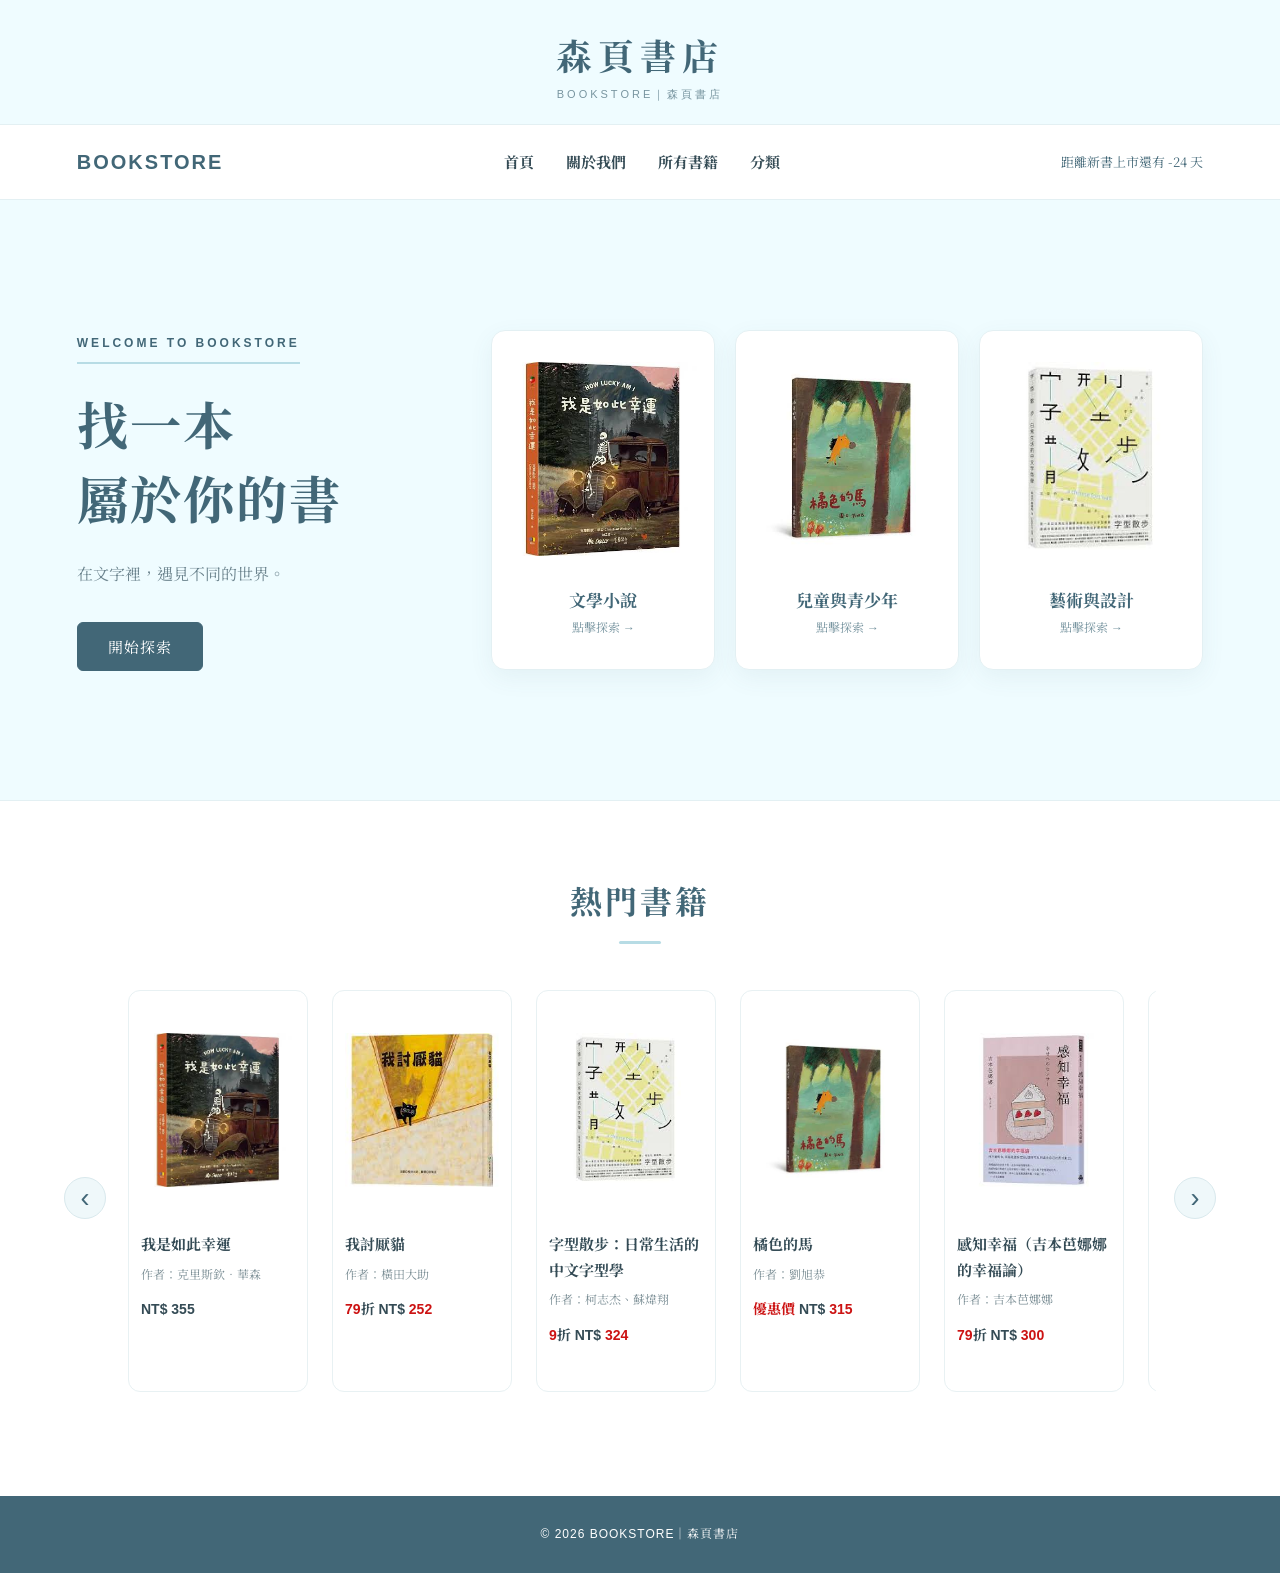
<file: index.html>
<!DOCTYPE html>
<html lang="zh-TW">
<head>
    <meta charset="UTF-8">
    <meta name="viewport" content="width=device-width, initial-scale=1.0">
    <link rel="stylesheet" href="index.css">
    <link rel="preconnect" href="https://fonts.googleapis.com">
<link rel="preconnect" href="https://fonts.gstatic.com" crossorigin>

<link href="https://fonts.googleapis.com/css2?family=Noto+Serif+TC:wght@400;700&display=swap" rel="stylesheet">
    <title>BOOKSTORE｜森頁書店</title>
</head>
<body>
    <h1>森頁書店</h1>
    <p>BOOKSTORE｜森頁書店</p>
    <!-- 導覽列 -->
    <nav>

        <div class="logo">
            BOOKSTORE
        </div>

        <div class="menu">

            <a href="index.html" style="text-align: center;">首頁</a>
            <a href="about-us.html" style="text-align: center;">關於我們</a>
            <a href="all-books.html" style="text-align: center;">所有書籍</a>
            <a href="categories.html" style="text-align: center;">分類</a>
           

        </div>
        <h3 id="countdown"></h3>
            <script>
        const targetDate = new Date("2026-11-10");
        const today = new Date();

        const difference = targetDate - today;

        const days = Math.ceil(
            difference / (1000 * 60 * 60 * 24)
        );

        document.getElementById("countdown").textContent =
            "距離新書上市還有 " + days + " 天";
            </script>
    </nav>

    <!-- 主視覺 -->
    <section class="hero">

        <div class="hero-text">

            <p>WELCOME TO BOOKSTORE</p>

            <h1>
                找一本<br>
                屬於你的書
            </h1>
            
            <p>
                在文字裡，遇見不同的世界。
            </p>

            <button onclick="location.href='all-books.html'">
            開始探索
            </button>

        </div>

         <!-- 右側：互動圖卡 -->
    <div class="hero-cards">

        <div class="flip-card" tabindex="0"
             role="button" aria-label="文學小說，點擊翻面">
            <div class="flip-card-inner">

                <div class="flip-card-front">
                    <img src="book cover/我是如此幸運.jpg"
                         alt="我是如此幸運的書封">
                    <h3>文學小說</h3>
                    <p>點擊探索 →</p>
                </div>

                <div class="flip-card-back">
                    <h3>走進故事的世界</h3>
                    <p>在文字之中，遇見不同的人生與風景。</p>
                </div>

            </div>
        </div>

        <div class="flip-card" tabindex="0"
             role="button" aria-label="文學小說，點擊翻面">
            <div class="flip-card-inner">

                <div class="flip-card-front">
                    <img src="book cover/橘色的馬.jpg"
                         alt="橘色的馬的書封">
                    <h3>兒童與青少年</h3>
                    <p>點擊探索 →</p>
                </div>

                <div class="flip-card-back">
                    <h3>探索成長的每一步</h3>
                    <p>在閱讀之中，開啟想像，發現世界的無限可能。</p>
                </div>

            </div>
        </div>
        <div class="flip-card" tabindex="0"
             role="button" aria-label="文學小說，點擊翻面">
            <div class="flip-card-inner">

                <div class="flip-card-front">
                    <img src="book cover/字型散步.jpg"
                         alt="字型散步的書封">
                    <h3>藝術與設計</h3>
                    <p>點擊探索 →</p>
                </div>

                <div class="flip-card-back">
                    <h3>感受藝術的無限可能</h3>
                    <p>在創意與美感之中，探索生活的不同樣貌。</p>
                </div>

            </div>
        </div>

    </div>

    </section>

    
<!-- 熱門書籍 -->
<section class="books">

    <h2>熱門書籍</h2>

    <div class="book-carousel">

        <button class="arrow" id="prev">‹</button>

        <div class="book-list" id="bookList">

            <div class="book">
                <div class="book-cover">
                    <img src="book cover/我是如此幸運.jpg" alt="我是如此幸運">
                </div>
                <h3>我是如此幸運</h3>
                <p>作者：克里斯欽．華森</p>
                <strong>NT$ 355</strong>
            </div>

            <div class="book">
                <div class="book-cover">
                    <img src="book cover/我討厭貓.jpg" alt="我討厭貓">
                </div>
                <h3>我討厭貓</h3>
                <p>作者：橫田大助</p>
                <strong><span class="red">79</span>折 NT$ <span class="red">252</span></strong>
            </div>

            <div class="book">
                <div class="book-cover">
                    <img src="book cover/字型散步.jpg" alt="字型散步">
                </div>
                <h3>字型散步：日常生活的中文字型學</h3>
                <p>作者：柯志杰、蘇煒翔</p>
                <strong><span class="red">9</span>折 NT$ <span class="red">324</span></strong>
            </div>

            <div class="book">
                <div class="book-cover">
                    <img src="book cover/橘色的馬.jpg" alt="橘色的馬">
                </div>
                <h3>橘色的馬</h3>
                <p>作者：劉旭恭</p>
                <strong><span class="red">優惠價</span> NT$ <span class="red">315</span></strong>
            </div>

            <div class="book">
                <div class="book-cover">
                    <img src="book cover/感知幸福.jpg" alt="感知幸福">
                </div>
                <h3>感知幸福（吉本芭娜娜的幸福論）</h3>
                <p>作者：吉本芭娜娜</p>
                <strong><span class="red">79</span>折 NT$ <span class="red">300</span></strong>
            </div>

            <div class="book">
                <div class="book-cover">
                    <img src="book cover/化學課.jpg" alt="化學課">
                </div>
                <h3>化學課</h3>
                <p>作者： 邦妮．嘉姆斯</p>
                <strong><span class="red">7</span>折 NT$ <span class="red">343</span></strong>
            </div>

            <div class="book">
                <div class="book-cover">
                    <img src="book cover/八十個台灣關鍵字.jpg" alt="八十個台灣關鍵字">
                </div>
                <h3>八十個台灣關鍵字：一個法國男生眼中的福爾摩沙</h3>
                <p>作者： 奧雷利安．羅沙尼諾</p>
                <strong><span class="red">79</span>折 NT$ <span class="red">331</span></strong>
            </div>

        </div>

        <button class="arrow" id="next">›</button>

    </div>

</section>
<!-- Footer -->
    <footer>

        <p>© 2026 BOOKSTORE｜森頁書店</p>

    </footer>


    <script src="script.js"></script>

</body>
</html>
</file>
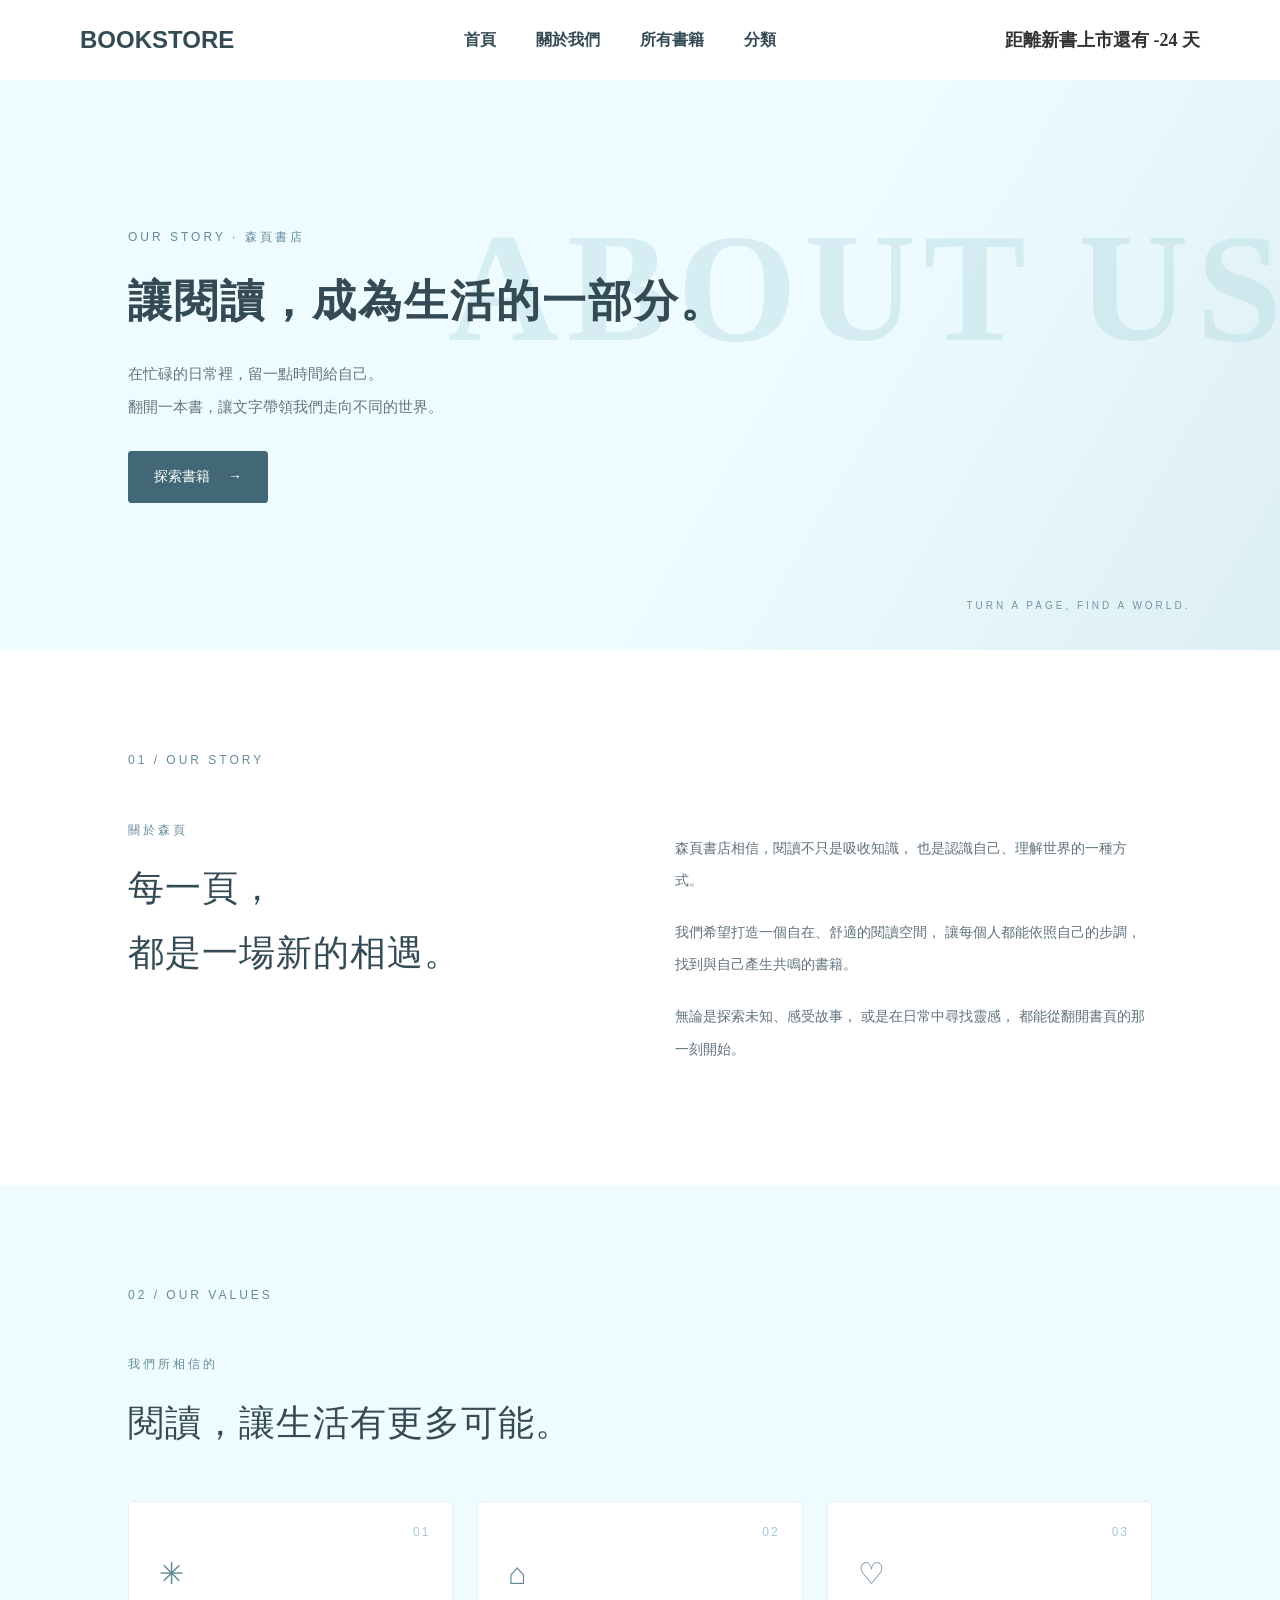
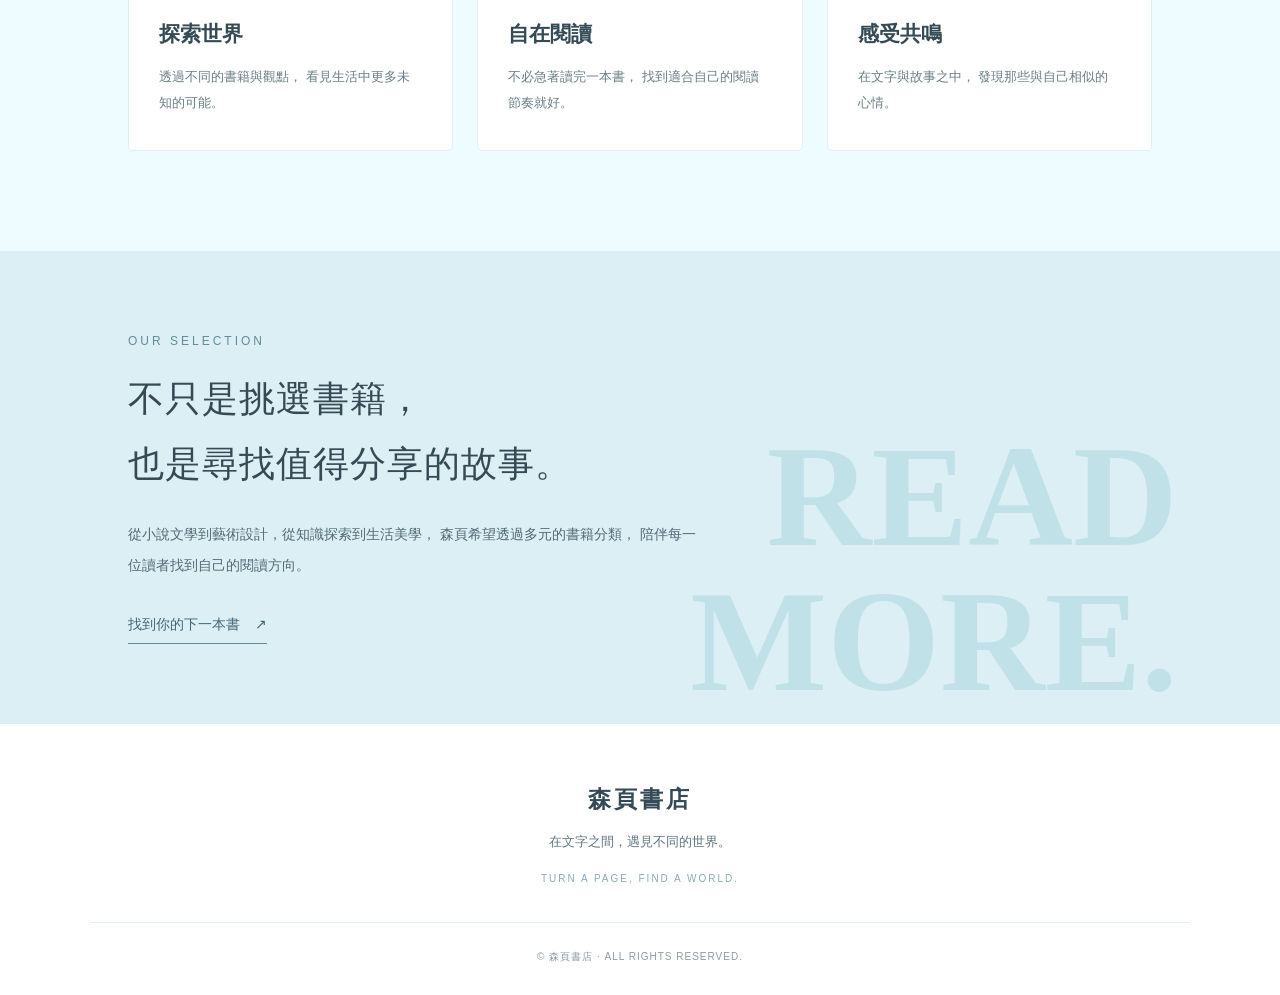
<file: about-us.html>
<!DOCTYPE html>
<html lang="en">
<head>
    <meta charset="UTF-8">
    <meta name="viewport" content="width=device-width, initial-scale=1.0">
    <link rel="stylesheet" href="about-us.css">
    <title>BOOKSTORE｜森頁書店｜關於我們</title>
</head>
<body>
    <!-- 導覽列 -->
    <nav>

        <div class="logo">
            BOOKSTORE
        </div>

        <div class="menu">

            <a href="index.html" style="text-align: center;">首頁</a>
            <a href="about-us.html" style="text-align: center;">關於我們</a>
            <a href="all-books.html" style="text-align: center;">所有書籍</a>
            <a href="categories.html" style="text-align: center;">分類</a>

        </div>
        <h3 id="countdown"></h3>
            <script>
        const targetDate = new Date("2026-11-10");
        const today = new Date();

        const difference = targetDate - today;

        const days = Math.ceil(
            difference / (1000 * 60 * 60 * 24)
        );

        document.getElementById("countdown").textContent =
            "距離新書上市還有 " + days + " 天";
            </script>
    </nav>

     <!-- 主視覺 -->
    <header class="about-hero">
        <div class="hero-decoration">ABOUT US</div>

        <p class="eyebrow">OUR STORY · 森頁書店</p>

        <h1>讓閱讀，成為生活的一部分。</h1>

        <p class="hero-description">
            在忙碌的日常裡，留一點時間給自己。<br>
            翻開一本書，讓文字帶領我們走向不同的世界。
        </p>

        <a href="categories.html" class="main-button">
            探索書籍 <span>→</span>
        </a>

        <div class="hero-bottom">TURN A PAGE, FIND A WORLD.</div>
    </header>

    <!-- 品牌介紹 -->
    <main>
        <section class="story-section">
            <div class="section-label">01 / OUR STORY</div>

            <div class="story-content">
                <div class="story-heading">
                    <p class="small-title">關於森頁</p>
                    <h2>每一頁，<br>都是一場新的相遇。</h2>
                </div>

                <div class="story-text">
                    <p>
                        森頁書店相信，閱讀不只是吸收知識，
                        也是認識自己、理解世界的一種方式。
                    </p>
                    <p>
                        我們希望打造一個自在、舒適的閱讀空間，
                        讓每個人都能依照自己的步調，
                        找到與自己產生共鳴的書籍。
                    </p>
                    <p>
                        無論是探索未知、感受故事，
                        或是在日常中尋找靈感，
                        都能從翻開書頁的那一刻開始。
                    </p>
                </div>
            </div>
        </section>

        <!-- 品牌理念 -->
        <section class="values-section">
            <div class="section-label">02 / OUR VALUES</div>

            <div class="values-heading">
                <p class="small-title">我們所相信的</p>
                <h2>閱讀，讓生活有更多可能。</h2>
            </div>

            <div class="values-grid">
                <article class="value-card">
                    <span class="value-number">01</span>
                    <div class="value-icon">✳</div>
                    <h3>探索世界</h3>
                    <p>
                        透過不同的書籍與觀點，
                        看見生活中更多未知的可能。
                    </p>
                </article>

                <article class="value-card">
                    <span class="value-number">02</span>
                    <div class="value-icon">⌂</div>
                    <h3>自在閱讀</h3>
                    <p>
                        不必急著讀完一本書，
                        找到適合自己的閱讀節奏就好。
                    </p>
                </article>

                <article class="value-card">
                    <span class="value-number">03</span>
                    <div class="value-icon">♡</div>
                    <h3>感受共鳴</h3>
                    <p>
                        在文字與故事之中，
                        發現那些與自己相似的心情。
                    </p>
                </article>
            </div>
        </section>

        <!-- 選書理念 -->
        <section class="selection-section">
            <div class="selection-decoration">READ<br>MORE.</div>

            <div class="selection-content">
                <p class="small-title">OUR SELECTION</p>
                <h2>不只是挑選書籍，<br>也是尋找值得分享的故事。</h2>
                <p>
                    從小說文學到藝術設計，從知識探索到生活美學，
                    森頁希望透過多元的書籍分類，
                    陪伴每一位讀者找到自己的閱讀方向。
                </p>

                <a href="categories.html" class="text-button">
                    找到你的下一本書 <span>↗</span>
                </a>
            </div>
        </section>
    </main>

    <!-- 頁尾 -->
    <footer class="about-footer">
        <a href="index.html" class="footer-brand">森頁書店</a>
        <p>在文字之間，遇見不同的世界。</p>
        <span>TURN A PAGE, FIND A WORLD.</span>
        <div class="footer-line"></div>
        <small>© 森頁書店 · ALL RIGHTS RESERVED.</small>
    </footer>
    
</body>
</html>
</file>
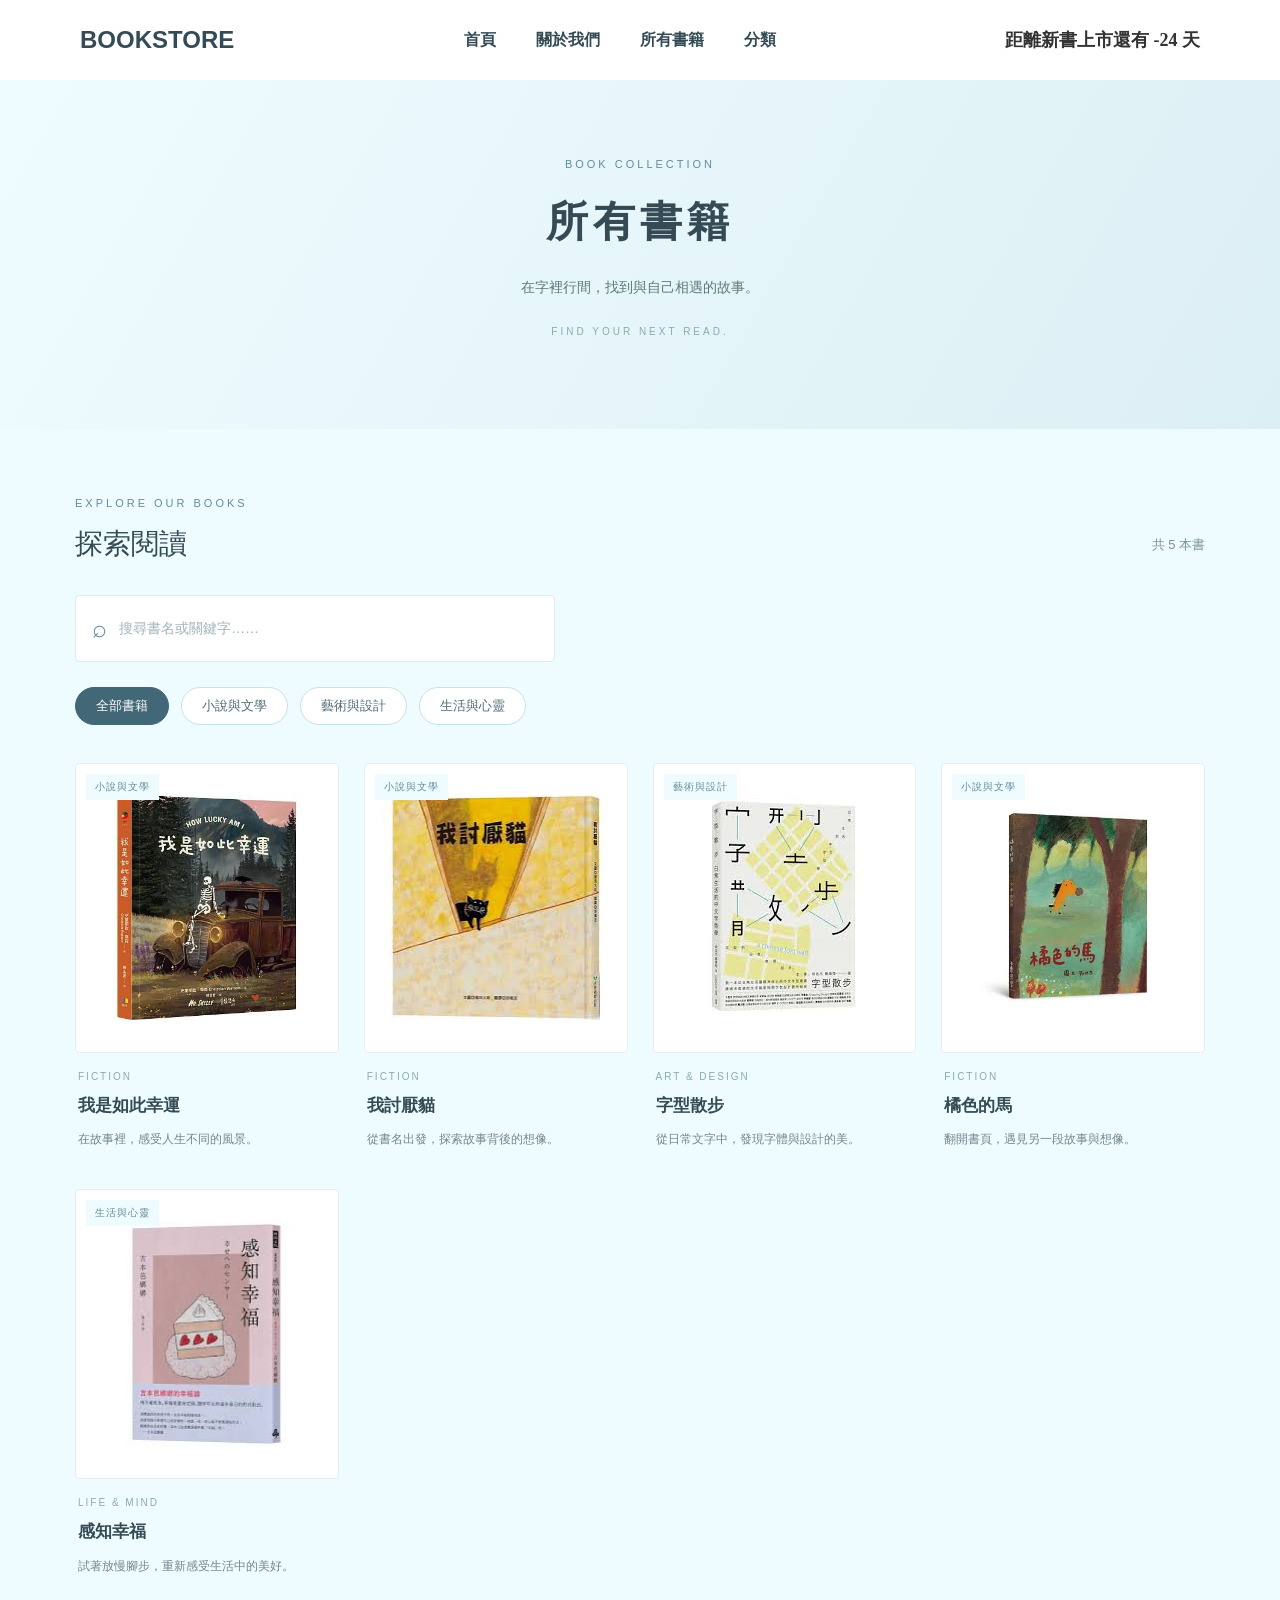
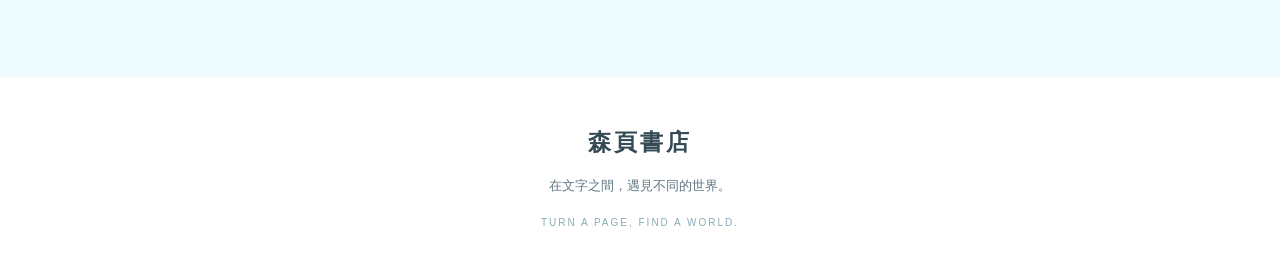
<file: all-books.html>
<!DOCTYPE html>
<html lang="en">
<head>
    <meta charset="UTF-8">
    <meta name="viewport" content="width=device-width, initial-scale=1.0">
    <link rel="stylesheet" href="all-books.css">
    <title>BOOKSTORE｜森頁書店｜所有書籍</title>
</head>
<body>
    <!-- 導覽列 -->
    <nav>

        <div class="logo">
            BOOKSTORE
        </div>

        <div class="menu">

            <a href="index.html" style="text-align: center;">首頁</a>
            <a href="about-us.html" style="text-align: center;">關於我們</a>
            <a href="all-books.html" style="text-align: center;">所有書籍</a>
            <a href="categories.html" style="text-align: center;">分類</a>

        </div>
        <h3 id="countdown"></h3>
            <script>
        const targetDate = new Date("2026-11-10");
        const today = new Date();

        const difference = targetDate - today;

        const days = Math.ceil(
            difference / (1000 * 60 * 60 * 24)
        );

        document.getElementById("countdown").textContent =
            "距離新書上市還有 " + days + " 天";
            </script>
    </nav>

    <!-- 頁面主視覺 -->
    <header class="books-hero">
        <p class="eyebrow">BOOK COLLECTION</p>
        <h1>所有書籍</h1>
        <p>在字裡行間，找到與自己相遇的故事。</p>
        <span class="hero-en">FIND YOUR NEXT READ.</span>
    </header>

    <main class="books-main">

        <!-- 搜尋與分類 -->
        <section class="book-tools">
            <div class="tools-heading">
                <div>
                    <p class="small-title">EXPLORE OUR BOOKS</p>
                    <h2>探索閱讀</h2>
                </div>
                <p id="book-count">共 5 本書</p>
            </div>

            <div class="search-box">
                <span>⌕</span>
                <input type="search" id="book-search"
                    placeholder="搜尋書名或關鍵字……">
            </div>

            <div class="filter-buttons">
                <button class="filter-btn active" data-filter="all">全部書籍</button>
                <button class="filter-btn" data-filter="fiction">小說與文學</button>
                <button class="filter-btn" data-filter="art">藝術與設計</button>
                <button class="filter-btn" data-filter="life">生活與心靈</button>
            </div>
        </section>

        <!-- 書籍列表 -->
        <section class="book-grid" id="book-grid">

            <article class="book-card" data-category="fiction">
                <div class="book-cover">
                    <img src="book cover/我是如此幸運.jpg"
                        alt="我是如此幸運的書封">
                    <span class="book-tag">小說與文學</span>
                </div>
                <div class="book-info">
                    <p class="book-category">FICTION</p>
                    <h3>我是如此幸運</h3>
                    <p class="book-description">在故事裡，感受人生不同的風景。</p>
                </div>
            </article>

            <article class="book-card" data-category="fiction">
                <div class="book-cover">
                    <img src="book cover/我討厭貓.jpg"
                        alt="我討厭貓的書封">
                    <span class="book-tag">小說與文學</span>
                </div>
                <div class="book-info">
                    <p class="book-category">FICTION</p>
                    <h3>我討厭貓</h3>
                    <p class="book-description">從書名出發，探索故事背後的想像。</p>
                </div>
            </article>

            <article class="book-card" data-category="art">
                <div class="book-cover">
                    <img src="book cover/字型散步.jpg"
                        alt="字型散步的書封">
                    <span class="book-tag">藝術與設計</span>
                </div>
                <div class="book-info">
                    <p class="book-category">ART & DESIGN</p>
                    <h3>字型散步</h3>
                    <p class="book-description">從日常文字中，發現字體與設計的美。</p>
                </div>
            </article>

            <article class="book-card" data-category="fiction">
                <div class="book-cover">
                    <img src="book cover/橘色的馬.jpg"
                        alt="橘色的馬的書封">
                    <span class="book-tag">小說與文學</span>
                </div>
                <div class="book-info">
                    <p class="book-category">FICTION</p>
                    <h3>橘色的馬</h3>
                    <p class="book-description">翻開書頁，遇見另一段故事與想像。</p>
                </div>
            </article>

            <article class="book-card" data-category="life">
                <div class="book-cover">
                    <img src="book cover/感知幸福.jpg"
                        alt="感知幸福的書封">
                    <span class="book-tag">生活與心靈</span>
                </div>
                <div class="book-info">
                    <p class="book-category">LIFE & MIND</p>
                    <h3>感知幸福</h3>
                    <p class="book-description">試著放慢腳步，重新感受生活中的美好。</p>
                </div>
            </article>

        </section>

        <p class="no-results" id="no-results" hidden>
            找不到符合條件的書籍，試試其他關鍵字吧。
        </p>

    </main>

    <!-- 頁尾 -->
    <footer class="books-footer">
        <a href="index.html">森頁書店</a>
        <p>在文字之間，遇見不同的世界。</p>
        <span>TURN A PAGE, FIND A WORLD.</span>
    </footer>

    <!-- 書籍搜尋與分類篩選 -->
    <script>
        const searchInput = document.getElementById("book-search");
        const filterButtons = document.querySelectorAll(".filter-btn");
        const bookCards = document.querySelectorAll(".book-card");
        const bookCount = document.getElementById("book-count");
        const noResults = document.getElementById("no-results");

        let currentFilter = "all";

        function filterBooks() {
            const keyword = searchInput.value.trim().toLowerCase();
            let visibleCount = 0;

            bookCards.forEach(function (card) {
                const category = card.dataset.category;
                const text = card.textContent.toLowerCase();

                const matchesCategory =
                    currentFilter === "all" || category === currentFilter;

                const matchesKeyword = text.includes(keyword);
                const isVisible = matchesCategory && matchesKeyword;

                card.hidden = !isVisible;

                if (isVisible) {
                    visibleCount++;
                }
            });

            bookCount.textContent = "共 " + visibleCount + " 本書";
            noResults.hidden = visibleCount !== 0;
        }

        filterButtons.forEach(function (button) {
            button.addEventListener("click", function () {
                currentFilter = button.dataset.filter;

                filterButtons.forEach(function (item) {
                    item.classList.remove("active");
                });

                button.classList.add("active");
                filterBooks();
            });
        });

        searchInput.addEventListener("input", filterBooks);
    </script>
    
</body>
</html>
</file>
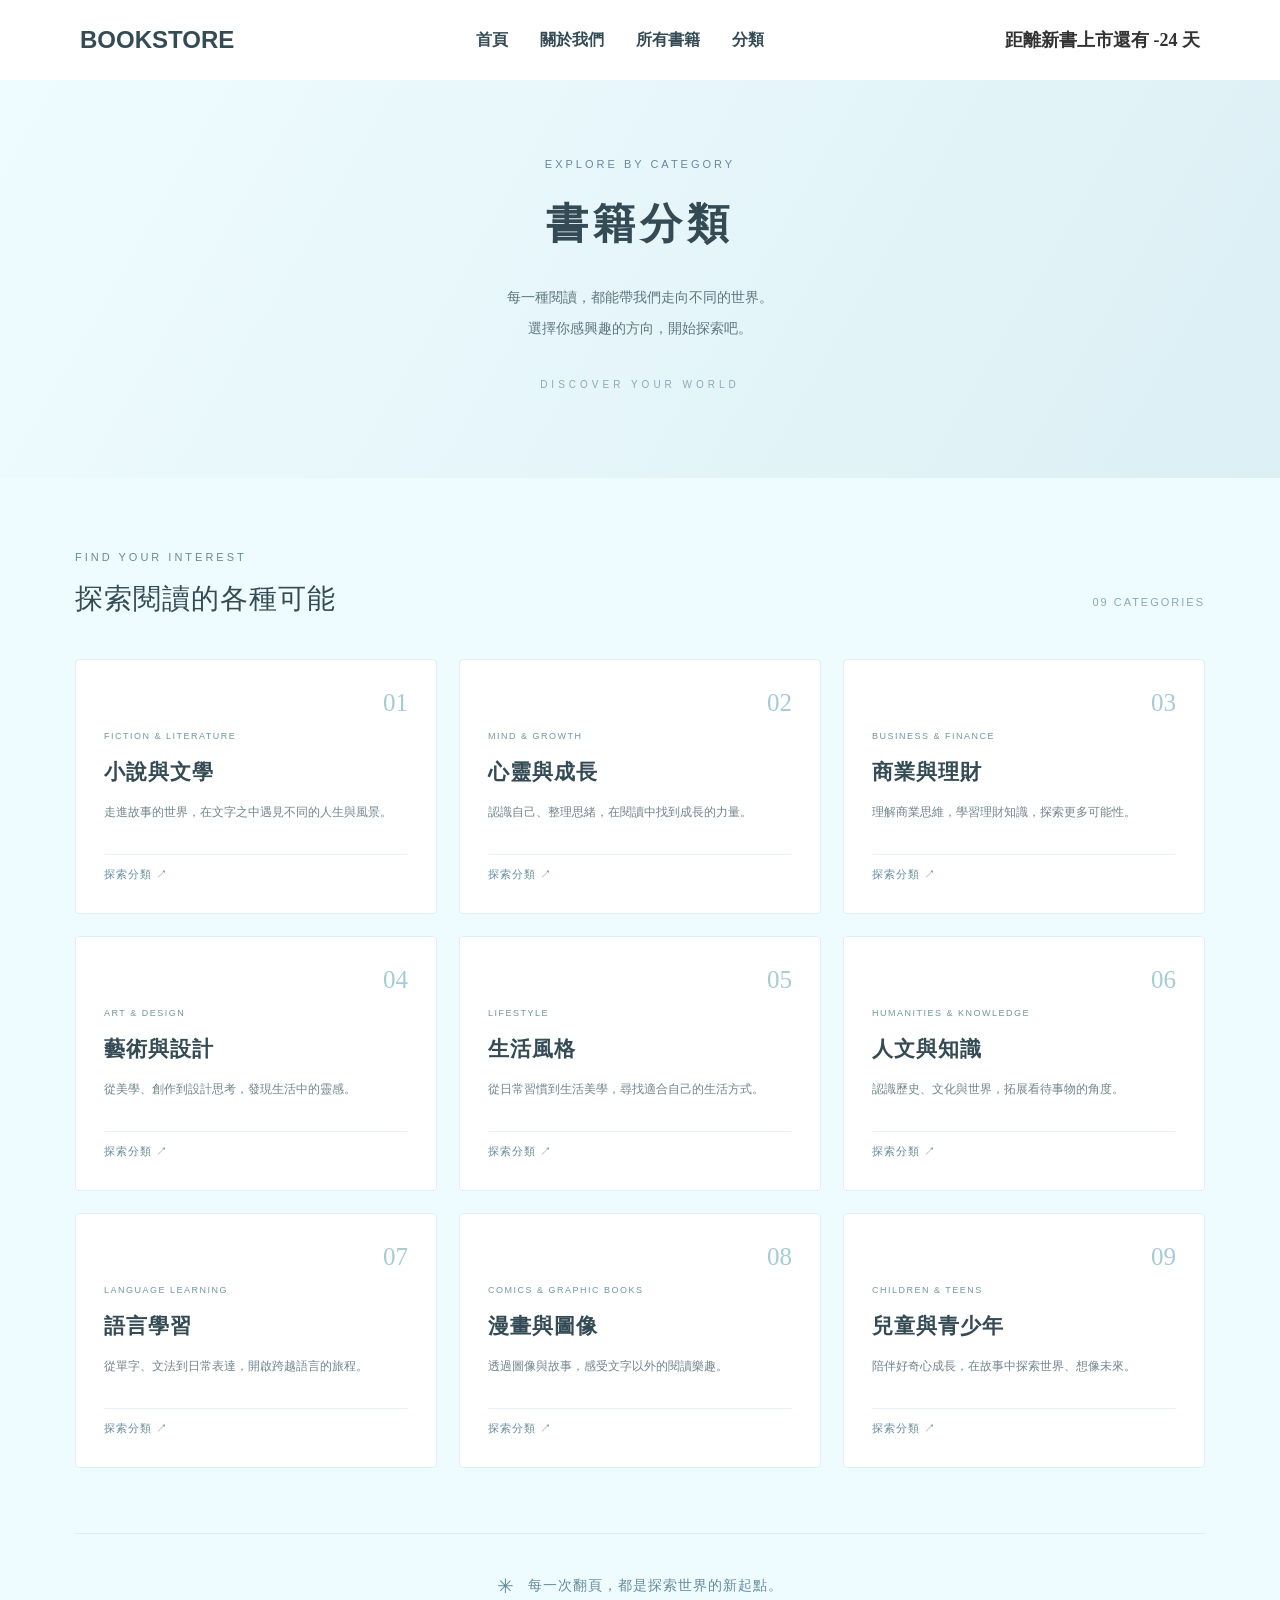
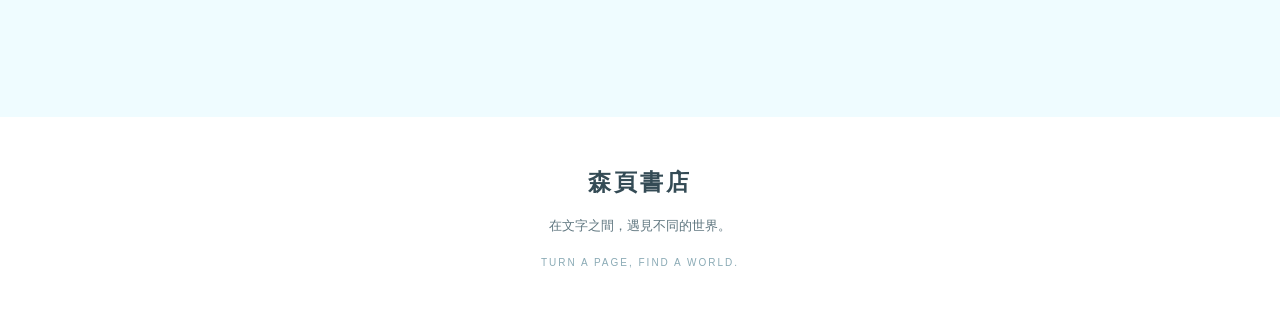
<file: categories.html>
<!DOCTYPE html>
<html lang="en">
<head>
    <meta charset="UTF-8">
    <meta name="viewport" content="width=device-width, initial-scale=1.0">
    <link rel="stylesheet" href="categories.css">
    <title>BOOKSTORE｜森頁書店｜分類</title>
</head>
<body>
    <!-- 導覽列 -->
    <nav>

        <div class="logo">
            BOOKSTORE
        </div>

        <div class="menu">

            <a href="index.html" style="text-align: center;">首頁</a>
            <a href="about-us.html" style="text-align: center;">關於我們</a>
            <a href="all-books.html" style="text-align: center;">所有書籍</a>
            <a href="categories.html" style="text-align: center;">分類</a>

        </div>
        <h3 id="countdown"></h3>
            <script>
        const targetDate = new Date("2026-11-10");
        const today = new Date();

        const difference = targetDate - today;

        const days = Math.ceil(
            difference / (1000 * 60 * 60 * 24)
        );

        document.getElementById("countdown").textContent =
            "距離新書上市還有 " + days + " 天";
            </script>
    </nav>

     <!-- 頁面主視覺 -->
    <header class="category-hero">
        <p class="eyebrow">EXPLORE BY CATEGORY</p>
        <h1>書籍分類</h1>
        <p class="hero-description">
            每一種閱讀，都能帶我們走向不同的世界。<br>
            選擇你感興趣的方向，開始探索吧。
        </p>
        <span class="hero-decoration">DISCOVER YOUR WORLD</span>
    </header>

    <!-- 分類卡片 -->
    <main class="category-main">

        <div class="category-heading">
            <div>
                <p class="small-title">FIND YOUR INTEREST</p>
                <h2>探索閱讀的各種可能</h2>
            </div>
            <p class="category-count">09 CATEGORIES</p>
        </div>

        <section class="category-grid">

            <div class="category-card">
                <span class="category-number">01</span>
                <span class="category-en">FICTION & LITERATURE</span>
                <h3>小說與文學</h3>
                <p>走進故事的世界，在文字之中遇見不同的人生與風景。</p>
                <span class="category-arrow">探索分類 ↗</span>
            </div>

            <div class="category-card">
                <span class="category-number">02</span>
                <span class="category-en">MIND & GROWTH</span>
                <h3>心靈與成長</h3>
                <p>認識自己、整理思緒，在閱讀中找到成長的力量。</p>
                <span class="category-arrow">探索分類 ↗</span>
            </div>

            <div class="category-card">
                <span class="category-number">03</span>
                <span class="category-en">BUSINESS & FINANCE</span>
                <h3>商業與理財</h3>
                <p>理解商業思維，學習理財知識，探索更多可能性。</p>
                <span class="category-arrow">探索分類 ↗</span>
            </div>

            <div class="category-card">
                <span class="category-number">04</span>
                <span class="category-en">ART & DESIGN</span>
                <h3>藝術與設計</h3>
                <p>從美學、創作到設計思考，發現生活中的靈感。</p>
                <span class="category-arrow">探索分類 ↗</span>
            </div>

            <div class="category-card">
                <span class="category-number">05</span>
                <span class="category-en">LIFESTYLE</span>
                <h3>生活風格</h3>
                <p>從日常習慣到生活美學，尋找適合自己的生活方式。</p>
                <span class="category-arrow">探索分類 ↗</span>
            </div>

            <div class="category-card">
                <span class="category-number">06</span>
                <span class="category-en">HUMANITIES & KNOWLEDGE</span>
                <h3>人文與知識</h3>
                <p>認識歷史、文化與世界，拓展看待事物的角度。</p>
                <span class="category-arrow">探索分類 ↗</span>
            </div>

            <div class="category-card">
                <span class="category-number">07</span>
                <span class="category-en">LANGUAGE LEARNING</span>
                <h3>語言學習</h3>
                <p>從單字、文法到日常表達，開啟跨越語言的旅程。</p>
                <span class="category-arrow">探索分類 ↗</span>
            </div>

            <div class="category-card">
                <span class="category-number">08</span>
                <span class="category-en">COMICS & GRAPHIC BOOKS</span>
                <h3>漫畫與圖像</h3>
                <p>透過圖像與故事，感受文字以外的閱讀樂趣。</p>
                <span class="category-arrow">探索分類 ↗</span>
            </div>

            <div class="category-card">
                <span class="category-number">09</span>
                <span class="category-en">CHILDREN & TEENS</span>
                <h3>兒童與青少年</h3>
                <p>陪伴好奇心成長，在故事中探索世界、想像未來。</p>
                <span class="category-arrow">探索分類 ↗</span>
            </div>

        </section>

        <!-- 頁尾文字 -->
        <section class="category-note">
            <span>✳</span>
            <p>每一次翻頁，都是探索世界的新起點。</p>
        </section>

    </main>

    <!-- 頁尾 -->
    <footer class="category-footer">
        <a href="index.html">森頁書店</a>
        <p>在文字之間，遇見不同的世界。</p>
        <span>TURN A PAGE, FIND A WORLD.</span>
    </footer>

</body>
</html>
</file>
<file: index.css>
/* =========================
   全站基本設定
========================= */

* {
    margin: 0;
    padding: 0;
    box-sizing: border-box;
}

:root {
    --bg-color: #effcff;
    --main-color: #426777;
    --light-blue: #b7dce5;
    --text-color: #344b55;
    --white: #ffffff;
    --light-gray: #f5fafb;
}

html {
    scroll-behavior: smooth;
}

body {
    font-family: Arial, "Noto Serif TC", serif;
    color: var(--text-color);
    background-color: var(--bg-color);
    text-align: center;
    line-height: 1.7;
}

/* =========================
   首頁最上方品牌標題
========================= */

body > h1 {
    font-family: "Noto Serif TC", serif;
    font-size: 36px;
    font-weight: 700;
    letter-spacing: 6px;
    margin: 24px 0 0;
    color: var(--main-color);
}

body > p {
    font-family: Arial, sans-serif;
    font-size: 11px;
    letter-spacing: 3px;
    margin: 0 0 20px;
    color: #7895a0;
}

/* =========================
   導覽列
========================= */

nav {
    min-height: 76px;
    display: flex;
    align-items: center;
    justify-content: space-between;
    gap: 24px;
    padding: 16px 6%;
    background-color: var(--white);
    border-top: 1px solid #e3f0f3;
    border-bottom: 1px solid #e3f0f3;
}

.logo {
    color: var(--main-color);
    font-size: 20px;
    font-weight: bold;
    letter-spacing: 2px;
    white-space: nowrap;
}

.menu {
    display: flex;
    align-items: center;
    justify-content: center;
    gap: 32px;
}

.menu a {
    position: relative;
    text-decoration: none;
    color: var(--text-color);
    font-family: "Noto Serif TC", serif;
    font-size: 15px;
    font-weight: bold;
    white-space: nowrap;
    transition: color 0.3s;
}

.menu a::after {
    content: "";
    position: absolute;
    left: 0;
    bottom: -6px;
    width: 0;
    height: 2px;
    background-color: var(--main-color);
    transition: width 0.3s;
}

.menu a:hover {
    color: var(--main-color);
}

.menu a:hover::after {
    width: 100%;
}

#countdown {
    color: var(--main-color);
    font-family: "Noto Serif TC", serif;
    font-size: 13px;
    font-weight: normal;
    white-space: nowrap;
}

/* =========================
   主視覺區
========================= */

.hero {
    display: grid;
    grid-template-columns: minmax(260px, 0.85fr) minmax(0, 1.65fr);
    align-items: center;
    gap: 48px;
    width: 100%;
    max-width: 1440px;
    min-height: 600px;
    margin: 0 auto;
    padding: 72px 6%;
    text-align: left;
}

/* 左側文字 */

.hero-text {
    min-width: 0;
    text-align: left;
}

.hero-text > p:first-child {
    display: inline-block;
    margin-bottom: 22px;
    padding-bottom: 8px;
    border-bottom: 2px solid var(--light-blue);
    color: var(--main-color);
    font-family: Arial, sans-serif;
    font-size: 12px;
    font-weight: bold;
    letter-spacing: 3px;
}

.hero-text h1 {
    margin: 0 0 24px;
    color: var(--main-color);
    font-family: "Noto Serif TC", serif;
    font-size: clamp(38px, 4vw, 58px);
    font-weight: 700;
    line-height: 1.45;
    letter-spacing: 2px;
}

.hero-text > p:nth-of-type(2) {
    margin-bottom: 32px;
    color: #6d858f;
    font-family: "Noto Serif TC", serif;
    font-size: 16px;
    font-weight: normal;
    line-height: 2;
}

/* 開始探索按鈕 */

.hero button {
    padding: 13px 30px;
    border: 1px solid var(--main-color);
    border-radius: 6px;
    background-color: var(--main-color);
    color: var(--white);
    font-family: "Noto Serif TC", serif;
    font-size: 15px;
    letter-spacing: 1px;
    cursor: pointer;
    transition: background-color 0.3s, color 0.3s,
                transform 0.3s, box-shadow 0.3s;
}

.hero button:hover {
    background-color: var(--white);
    color: var(--main-color);
    transform: translateY(-3px);
    box-shadow: 0 5px 15px #42677720;
}

/* =========================
   右側翻轉圖卡
========================= */

.hero-cards {
    display: grid;
    grid-template-columns: repeat(3, minmax(0, 1fr));
    align-items: center;
    gap: 20px;
    min-width: 0;
}

/* 圖卡外框 */

.flip-card {
    width: 100%;
    max-width: 240px;
    height: 340px;
    min-width: 0;
    margin: 0 auto;
    perspective: 1000px;
    cursor: pointer;
}

/* 圖卡翻轉動畫 */

.flip-card-inner {
    position: relative;
    width: 100%;
    height: 100%;
    transform-style: preserve-3d;
    transition: transform 0.7s ease;
}

.flip-card.is-flipped .flip-card-inner {
    transform: rotateY(180deg);
}

/* 正反面共用樣式 */

.flip-card-front,
.flip-card-back {
    position: absolute;
    inset: 0;
    width: 100%;
    height: 100%;
    overflow: hidden;
    border: 1px solid #e3f0f3;
    border-radius: 14px;
    box-shadow: 0 8px 24px #42677712;
    backface-visibility: hidden;
    -webkit-backface-visibility: hidden;
}

/* 正面 */

.flip-card-front {
    display: flex;
    flex-direction: column;
    align-items: center;
    justify-content: flex-start;
    padding: 18px 14px;
    background-color: var(--white);
    transition: box-shadow 0.3s, border-color 0.3s;
}

.flip-card:hover .flip-card-front,
.flip-card:hover .flip-card-back {
    border-color: var(--light-blue);
    box-shadow: 0 12px 28px #42677720;
}

.flip-card-front img {
    display: block;
    width: 100%;
    height: 220px;
    object-fit: contain;
    margin-bottom: 14px;
}

.flip-card-front h3 {
    margin: 4px 0 6px;
    color: var(--main-color);
    font-family: "Noto Serif TC", serif;
    font-size: 17px;
    line-height: 1.5;
}

.flip-card-front p {
    margin: 0;
    color: #7895a0;
    font-size: 12px;
    font-weight: normal;
}

/* 背面 */

.flip-card-back {
    display: flex;
    flex-direction: column;
    align-items: center;
    justify-content: center;
    padding: 22px 18px;
    background-color: #e3f3f7;
    color: var(--text-color);
    text-align: center;
    transform: rotateY(180deg);
}

.flip-card-back h3 {
    margin-bottom: 14px;
    color: var(--main-color);
    font-family: "Noto Serif TC", serif;
    font-size: 19px;
    line-height: 1.6;
}

.flip-card-back p {
    margin: 0;
    color: #526c77;
    font-size: 13px;
    font-weight: normal;
    line-height: 2;
}



/* =========================
   熱門書籍區
========================= */

.books {
    padding: 72px 5% 80px;
    background-color: var(--white);
    border-top: 1px solid #e3f0f3;
}

.books h2 {
    margin-bottom: 12px;
    color: var(--main-color);
    font-family: "Noto Serif TC", serif;
    font-size: 32px;
    letter-spacing: 3px;
}

/* 標題下方裝飾線 */

.books h2::after {
    content: "";
    display: block;
    width: 42px;
    height: 3px;
    margin: 14px auto 36px;
    border-radius: 3px;
    background-color: var(--light-blue);
}

/* 書籍輪播 */

.book-carousel {
    display: flex;
    align-items: center;
    gap: 18px;
    max-width: 1300px;
    margin: 0 auto;
}

.book-list {
    display: flex;
    flex: 1;
    gap: 24px;
    min-width: 0;
    overflow-x: auto;
    padding: 10px 4px 24px;
    scroll-behavior: smooth;
    scrollbar-width: none;
}

.book-list::-webkit-scrollbar {
    display: none;
}

/* 單本書卡 */

.book {
    flex: 0 0 180px;
    min-width: 0;
    padding: 14px 12px 18px;
    border: 1px solid #e8f1f3;
    border-radius: 12px;
    background-color: #ffffff;
    text-align: left;
    transition: transform 0.3s, box-shadow 0.3s;
}

.book:hover {
    transform: translateY(-5px);
    box-shadow: 0 8px 22px #42677718;
}

/* 書籍封面 */

.book-cover {
    display: flex;
    align-items: center;
    justify-content: center;
    width: 100%;
    height: 210px;
    margin: 0 auto 16px;
}

.book-cover img {
    display: block;
    max-width: 100%;
    max-height: 100%;
    object-fit: contain;
}

/* 書名、作者與價格 */

.book h3 {
    margin-bottom: 8px;
    color: var(--text-color);
    font-family: "Noto Serif TC", serif;
    font-size: 15px;
    line-height: 1.7;
    overflow-wrap: anywhere;
}

.book p {
    margin-bottom: 10px;
    color: #7b8e95;
    font-family: Arial, "Noto Serif TC", serif;
    font-size: 12px;
    font-weight: normal;
    line-height: 1.7;
}

.book strong {
    color: var(--text-color);
    font-size: 14px;
}

.red {
    color: #cc1313;
}

/* 輪播左右按鈕 */

.arrow {
    display: flex;
    flex-shrink: 0;
    align-items: center;
    justify-content: center;
    width: 42px;
    height: 42px;
    border: 1px solid #d9e9ed;
    border-radius: 50%;
    background-color: #eff8fa;
    color: var(--main-color);
    font-size: 27px;
    cursor: pointer;
    transition: background-color 0.3s, color 0.3s;
}

.arrow:hover {
    background-color: var(--main-color);
    color: var(--white);
}

/* =========================
   頁尾
========================= */

footer {
    padding: 28px 20px;
    background-color: var(--main-color);
    color: var(--white);
    text-align: center;
}

footer p {
    margin: 0;
    font-family: Arial, "Noto Serif TC", serif;
    font-size: 12px;
    font-weight: normal;
    letter-spacing: 1px;
}

/* =========================
   平板版面
========================= */

@media (max-width: 1100px) {
    .hero {
        grid-template-columns: minmax(220px, 0.8fr) minmax(0, 1.5fr);
        gap: 28px;
        padding: 56px 4%;
    }

    .hero-cards {
        gap: 12px;
    }

    .flip-card {
        height: 310px;
    }

    .flip-card-front {
        padding: 14px 10px;
    }

    .flip-card-front img {
        height: 195px;
    }

    .flip-card-front h3 {
        font-size: 15px;
    }

    .flip-card-back {
        padding: 16px 12px;
    }

    .flip-card-back h3 {
        font-size: 16px;
    }

    .flip-card-back p {
        font-size: 12px;
    }

    .menu {
        gap: 20px;
    }

    nav {
        padding: 16px 4%;
    }
}

/* =========================
   手機版面
========================= */

@media (max-width: 768px) {
    body > h1 {
        font-size: 30px;
    }

    nav {
        flex-wrap: wrap;
        justify-content: center;
        gap: 16px;
        padding: 20px;
    }

    .logo {
        width: 100%;
        text-align: center;
    }

    .menu {
        flex-wrap: wrap;
        gap: 16px 22px;
    }

    #countdown {
        width: 100%;
        text-align: center;
    }

    .hero {
        grid-template-columns: 1fr;
        gap: 40px;
        min-height: auto;
        padding: 52px 6% 60px;
    }

    .hero-text {
        text-align: center;
    }

    .hero-text h1 {
        font-size: clamp(36px, 8vw, 48px);
        text-align: center;
    }

    .hero-cards {
        grid-template-columns: repeat(3, minmax(0, 1fr));
        gap: 12px;
    }

    .flip-card {
        height: 270px;
    }

    .flip-card-front {
        padding: 12px 8px;
    }

    .flip-card-front img {
        height: 160px;
    }

    .flip-card-front h3 {
        font-size: 13px;
    }

    .flip-card-front p {
        font-size: 11px;
    }

    .flip-card-back {
        padding: 12px 8px;
    }

    .flip-card-back h3 {
        font-size: 14px;
    }

    .flip-card-back p {
        font-size: 11px;
        line-height: 1.8;
    }

    .flip-card-link {
        margin-top: 14px;
        padding: 8px 10px;
        font-size: 11px;
    }

    .books {
        padding: 56px 4%;
    }

    .books h2 {
        font-size: 28px;
    }

    .book-carousel {
        gap: 8px;
    }

    .book-list {
        gap: 14px;
    }

    .book {
        flex-basis: 155px;
    }

    .book-cover {
        height: 180px;
    }

    .arrow {
        width: 34px;
        height: 34px;
        font-size: 22px;
    }
}

/* =========================
   小螢幕手機
========================= */

@media (max-width: 480px) {
    .hero-cards {
        grid-template-columns: 1fr;
        gap: 22px;
    }

    .flip-card {
        width: 220px;
        max-width: 100%;
        height: 320px;
    }

    .flip-card-front img {
        height: 210px;
    }

    .flip-card-front h3 {
        font-size: 16px;
    }

    .flip-card-front p {
        font-size: 12px;
    }

    .flip-card-back h3 {
        font-size: 18px;
    }

    .flip-card-back p {
        font-size: 13px;
    }

    .flip-card-link {
        font-size: 12px;
    }

    .book {
        flex-basis: 145px;
    }

    .book-cover {
        height: 160px;
    }

    .book-carousel {
        gap: 5px;
    }

    .arrow {
        width: 30px;
        height: 30px;
        font-size: 20px;
    }
}
</file>
<file: about-us.css>
/* 導覽列 */

nav {
    height: 80px;

    display: flex;
    align-items: center;
    justify-content: space-between;

    padding: 0 80px;

    background-color: white;

    #countdown {
        font-size: 18px;
        color: #333;
    font-family: "Noto Serif TC", serif;
}
}


.logo {
    font-size: 24px;
    font-weight: bold;
}


.menu {
    display: flex;
    gap: 40px;
}


.menu a {
    text-decoration: none;
    color: #333;
    font-family: "Noto Serif TC", serif;
    font-weight: bold;
}

/* 導覽列動畫 */

.menu a {
    position: relative;
    text-decoration: none;
    color: #344b55;
    transition: color 0.3s ease;
}

.menu a:hover {
    color: #426777;
}

/* 底線動畫 */

.menu a::after {
    content: "";
    position: absolute;
    left: 0;
    bottom: -6px;
    width: 0;
    height: 2px;
    background-color: #426777;
    transition: width 0.3s ease;
}

.menu a:hover::after {
    width: 100%;
}

/* ===== 全頁基本設定 ===== */
body {
    margin: 0;
    background-color: #effcff;
    color: #344b55;
    font-family: "Noto Sans TC", sans-serif;
    line-height: 1.8;
}

.about-nav,
.about-nav * {
    box-sizing: border-box;
}

.about-nav {
    min-height: 80px;
    padding: 18px 7%;
    display: flex;
    align-items: center;
    justify-content: space-between;
    gap: 24px;
    background-color: #ffffff;
}

.brand,
.footer-brand {
    color: #344b55;
    font-family: "Noto Serif TC", serif;
    font-size: 25px;
    font-weight: 700;
    text-decoration: none;
    letter-spacing: 3px;
}

.nav-links {
    display: flex;
    align-items: center;
    gap: 32px;
}

.nav-links a {
    color: #526b76;
    font-size: 14px;
    text-decoration: none;
    transition: color 0.3s;
}

.nav-links a:hover,
.nav-links a.active {
    color: #426777;
    font-weight: 600;
}

/* ===== 主視覺 ===== */
.about-hero {
    position: relative;
    min-height: 570px;
    padding: 110px 10%;
    box-sizing: border-box;
    display: flex;
    flex-direction: column;
    justify-content: center;
    align-items: flex-start;
    overflow: hidden;
    background: linear-gradient(
        120deg,
        #effcff 0%,
        #effcff 58%,
        #dceff4 100%
    );
}

.eyebrow,
.small-title,
.section-label {
    color: #648b9a;
    font-size: 12px;
    letter-spacing: 3px;
}

.eyebrow {
    margin: 0 0 18px;
}

.about-hero h1 {
    position: relative;
    z-index: 1;
    margin: 0;
    font-family: "Noto Serif TC", serif;
    font-size: clamp(28px, 4vw, 44px);
    font-weight: 600;
    line-height: 1.6;
    letter-spacing: 2px;
}

.hero-description {
    position: relative;
    z-index: 1;
    margin: 20px 0 28px;
    color: #607780;
    font-size: 15px;
    line-height: 2.2;
}

.hero-decoration {
    position: absolute;
    top: 70px;
    right: -10px;
    color: #b7dce5;
    font-family: "Noto Serif TC", serif;
    font-size: clamp(70px, 12vw, 160px);
    font-weight: 700;
    letter-spacing: 8px;
    opacity: 0.45;
    pointer-events: none;
}

.hero-bottom {
    position: absolute;
    right: 7%;
    bottom: 35px;
    color: #7196a3;
    font-size: 10px;
    letter-spacing: 3px;
}

.main-button {
    display: inline-flex;
    align-items: center;
    gap: 18px;
    padding: 12px 25px;
    background-color: #426777;
    border: 1px solid #426777;
    border-radius: 3px;
    color: #ffffff;
    font-size: 14px;
    text-decoration: none;
    transition: 0.3s;
}

.main-button:hover {
    background-color: #344b55;
    transform: translateY(-2px);
}

/* ===== 品牌介紹 ===== */
.story-section {
    padding: 100px 10%;
    background-color: #ffffff;
}

.section-label {
    margin-bottom: 48px;
}

.story-content {
    display: grid;
    grid-template-columns: 1fr 1fr;
    gap: 70px;
    align-items: start;
}

.small-title {
    margin: 0 0 15px;
}

.story-heading h2,
.values-heading h2,
.selection-content h2 {
    margin: 0;
    font-family: "Noto Serif TC", serif;
    font-size: clamp(26px, 3vw, 36px);
    font-weight: 500;
    line-height: 1.8;
    letter-spacing: 1px;
}

.story-text {
    padding-top: 12px;
    color: #5e727b;
    font-size: 14px;
    line-height: 2.3;
}

.story-text p {
    margin: 0 0 20px;
}

/* ===== 品牌理念卡片 ===== */
.values-section {
    padding: 100px 10%;
    background-color: #effcff;
}

.values-heading {
    margin-bottom: 45px;
}

.values-grid {
    display: grid;
    grid-template-columns: repeat(3, minmax(0, 1fr));
    gap: 24px;
}

.value-card {
    position: relative;
    min-height: 250px;
    padding: 30px;
    box-sizing: border-box;
    background-color: #ffffff;
    border: 1px solid #e0eff3;
    border-radius: 5px;
    transition: transform 0.3s, box-shadow 0.3s;
}

.value-card:hover {
    transform: translateY(-5px);
    box-shadow: 0 12px 30px #42677712;
}

.value-number {
    position: absolute;
    top: 20px;
    right: 22px;
    color: #a5cbd5;
    font-size: 12px;
    letter-spacing: 2px;
}

.value-icon {
    margin: 15px 0;
    color: #648b9a;
    font-size: 30px;
}

.value-card h3 {
    margin: 10px 0;
    font-family: "Noto Serif TC", serif;
    font-size: 21px;
    font-weight: 600;
}

.value-card p {
    margin: 0;
    color: #6a7e86;
    font-size: 13px;
    line-height: 2;
}

/* ===== 選書理念 ===== */
.selection-section {
    position: relative;
    display: flex;
    align-items: center;
    min-height: 390px;
    padding: 80px 10%;
    box-sizing: border-box;
    overflow: hidden;
    background-color: #dceff4;
}

.selection-content {
    position: relative;
    z-index: 1;
    max-width: 650px;
}

.selection-content > p:not(.small-title) {
    max-width: 580px;
    margin: 22px 0;
    color: #526b76;
    font-size: 14px;
    line-height: 2.2;
}

.selection-decoration {
    position: absolute;
    right: 8%;
    bottom: 10px;
    color: #b7dce5;
    font-family: "Noto Serif TC", serif;
    font-size: clamp(70px, 12vw, 145px);
    font-weight: 700;
    line-height: 1;
    opacity: 0.7;
    text-align: right;
    pointer-events: none;
}

.text-button {
    display: inline-flex;
    align-items: center;
    gap: 15px;
    margin-top: 10px;
    padding-bottom: 5px;
    border-bottom: 1px solid #648b9a;
    color: #426777;
    font-size: 14px;
    text-decoration: none;
    transition: color 0.3s;
}

.text-button:hover {
    color: #223e4a;
}

/* ===== 頁尾 ===== */
.about-footer {
    padding: 55px 20px 25px;
    background-color: #ffffff;
    text-align: center;
}

.footer-brand {
    display: inline-block;
    font-size: 23px;
}

.about-footer p {
    margin: 10px 0;
    color: #607780;
    font-size: 13px;
}

.about-footer > span {
    color: #8aaab5;
    font-size: 10px;
    letter-spacing: 2px;
}

.footer-line {
    max-width: 1100px;
    height: 1px;
    margin: 30px auto 18px;
    background-color: #e0eff3;
}

.about-footer small {
    color: #8a9ba1;
    font-size: 10px;
    letter-spacing: 1px;
}

/* ===== 平板與手機版 ===== */
@media (max-width: 768px) {
    .about-nav {
        flex-direction: column;
        padding: 20px;
        gap: 12px;
    }

    .nav-links {
        flex-wrap: wrap;
        justify-content: center;
        gap: 20px;
    }

    .about-hero {
        min-height: 500px;
        padding: 80px 7%;
    }

    .hero-decoration {
        top: 35px;
        right: -15px;
    }

    .hero-bottom {
        right: 7%;
        font-size: 8px;
    }

    .story-section,
    .values-section {
        padding: 65px 7%;
    }

    .story-content {
        grid-template-columns: 1fr;
        gap: 25px;
    }

    .values-grid {
        grid-template-columns: 1fr;
        gap: 16px;
    }

    .value-card {
        min-height: auto;
    }

    .selection-section {
        min-height: 420px;
        padding: 65px 7%;
    }

    .selection-decoration {
        right: 3%;
        font-size: 75px;
    }
}
</file>
<file: all-books.css>
/* 導覽列 */

nav {
    height: 80px;

    display: flex;
    align-items: center;
    justify-content: space-between;

    padding: 0 80px;

    background-color: white;

    #countdown {
        font-size: 18px;
        color: #333;
    font-family: "Noto Serif TC", serif;
}
}


.logo {
    font-size: 24px;
    font-weight: bold;
}


.menu {
    display: flex;
    gap: 40px;
}


.menu a {
    text-decoration: none;
    color: #333;
    font-family: "Noto Serif TC", serif;
    font-weight: bold;
}

/* 導覽列動畫 */

.menu a {
    position: relative;
    text-decoration: none;
    color: #344b55;
    transition: color 0.3s ease;
}

.menu a:hover {
    color: #426777;
}

/* 底線動畫 */

.menu a::after {
    content: "";
    position: absolute;
    left: 0;
    bottom: -6px;
    width: 0;
    height: 2px;
    background-color: #426777;
    transition: width 0.3s ease;
}

.menu a:hover::after {
    width: 100%;
}

/* ===== 全頁設定 ===== */
* {
    box-sizing: border-box;
}

body {
    margin: 0;
    background-color: #effcff;
    color: #344b55;
    font-family: "Noto Sans TC", sans-serif;
    line-height: 1.8;
}

[hidden] {
    display: none !important;
}

/* ===== 導覽列 ===== */
.books-nav {
    display: flex;
    justify-content: space-between;
    align-items: center;
    gap: 24px;
    padding: 18px 7%;
    background-color: #ffffff;
}

.brand {
    color: #344b55;
    font-family: "Noto Serif TC", serif;
    font-size: 25px;
    font-weight: 700;
    letter-spacing: 3px;
    text-decoration: none;
}

.nav-links {
    display: flex;
    flex-wrap: wrap;
    gap: 28px;
}

.nav-links a {
    color: #526b76;
    font-size: 14px;
    text-decoration: none;
    transition: color 0.3s;
}

.nav-links a:hover,
.nav-links a.active {
    color: #426777;
    font-weight: 600;
}

/* ===== 主視覺 ===== */
.books-hero {
    position: relative;
    padding: 75px 20px 85px;
    overflow: hidden;
    background: linear-gradient(120deg, #effcff, #dceff4);
    text-align: center;
}

.eyebrow,
.small-title {
    color: #648b9a;
    font-size: 11px;
    letter-spacing: 3px;
}

.eyebrow {
    margin: 0 0 10px;
}

.books-hero h1 {
    margin: 0;
    font-family: "Noto Serif TC", serif;
    font-size: 42px;
    font-weight: 600;
    letter-spacing: 5px;
}

.books-hero > p:not(.eyebrow) {
    margin: 15px 0;
    color: #607780;
    font-size: 14px;
}

.hero-en {
    color: #8aaab5;
    font-size: 10px;
    letter-spacing: 3px;
}

/* ===== 主要內容 ===== */
.books-main {
    max-width: 1200px;
    margin: 0 auto;
    padding: 65px 35px 100px;
}

.book-tools {
    margin-bottom: 38px;
}

.tools-heading {
    display: flex;
    justify-content: space-between;
    align-items: flex-end;
    gap: 20px;
    margin-bottom: 25px;
}

.small-title {
    margin: 0 0 5px;
}

.tools-heading h2 {
    margin: 0;
    font-family: "Noto Serif TC", serif;
    font-size: 28px;
    font-weight: 500;
}

#book-count {
    color: #78919b;
    font-size: 13px;
}

/* ===== 搜尋框 ===== */
.search-box {
    display: flex;
    align-items: center;
    gap: 12px;
    max-width: 480px;
    padding: 10px 16px;
    margin-bottom: 25px;
    background-color: #ffffff;
    border: 1px solid #dcecf1;
    border-radius: 4px;
}

.search-box span {
    color: #648b9a;
    font-size: 25px;
}

.search-box input {
    width: 100%;
    padding: 5px 0;
    border: none;
    outline: none;
    background: transparent;
    color: #344b55;
    font-family: inherit;
    font-size: 14px;
}

.search-box input::placeholder {
    color: #a1b3ba;
}

/* ===== 分類按鈕 ===== */
.filter-buttons {
    display: flex;
    flex-wrap: wrap;
    gap: 12px;
}

.filter-btn {
    padding: 9px 20px;
    border: 1px solid #c9e1e8;
    border-radius: 30px;
    background-color: #ffffff;
    color: #526b76;
    font-family: inherit;
    font-size: 13px;
    cursor: pointer;
    transition: 0.3s;
}

.filter-btn:hover {
    border-color: #648b9a;
    color: #426777;
}

.filter-btn.active {
    background-color: #426777;
    border-color: #426777;
    color: #ffffff;
}

/* ===== 書籍卡片 ===== */
.book-grid {
    display: grid;
    grid-template-columns: repeat(4, minmax(0, 1fr));
    gap: 38px 25px;
}

.book-card {
    min-width: 0;
    transition: transform 0.3s;
}

.book-card:hover {
    transform: translateY(-5px);
}

.book-cover {
    position: relative;
    display: flex;
    justify-content: center;
    align-items: center;
    height: 290px;
    padding: 18px;
    overflow: hidden;
    background-color: #ffffff;
    border: 1px solid #e1eff3;
    border-radius: 4px;
}

.book-cover img {
    display: block;
    width: 100%;
    height: 100%;
    object-fit: contain;
    transition: transform 0.4s;
}

.book-card:hover .book-cover img {
    transform: scale(1.04);
}

.book-tag {
    position: absolute;
    left: 10px;
    top: 10px;
    padding: 4px 9px;
    background-color: #effcff;
    color: #648b9a;
    font-size: 10px;
    letter-spacing: 1px;
}

.book-info {
    padding: 15px 3px 0;
}

.book-category {
    margin: 0 0 5px;
    color: #8aaab5;
    font-size: 10px;
    letter-spacing: 2px;
}

.book-info h3 {
    margin: 0 0 7px;
    font-family: "Noto Serif TC", serif;
    font-size: 17px;
    font-weight: 600;
}

.book-description {
    margin: 0;
    color: #71858d;
    font-size: 12px;
    line-height: 1.9;
}

/* ===== 沒有搜尋結果 ===== */
.no-results {
    padding: 45px 15px;
    color: #78919b;
    text-align: center;
}

/* ===== 頁尾 ===== */
.books-footer {
    padding: 45px 20px 35px;
    background-color: #ffffff;
    text-align: center;
}

.books-footer > a {
    color: #344b55;
    font-family: "Noto Serif TC", serif;
    font-size: 23px;
    font-weight: 700;
    letter-spacing: 3px;
    text-decoration: none;
}

.books-footer p {
    margin: 10px 0;
    color: #607780;
    font-size: 13px;
}

.books-footer span {
    color: #8aaab5;
    font-size: 10px;
    letter-spacing: 2px;
}

/* ===== 平板 ===== */
@media (max-width: 900px) {
    .book-grid {
        grid-template-columns: repeat(3, minmax(0, 1fr));
    }

    .book-cover {
        height: 270px;
    }
}

/* ===== 手機 ===== */
@media (max-width: 600px) {
    .books-nav {
        flex-direction: column;
        padding: 20px;
    }

    .nav-links {
        justify-content: center;
        gap: 15px;
    }

    .books-hero {
        padding: 60px 20px;
    }

    .books-hero h1 {
        font-size: 32px;
    }

    .books-main {
        padding: 45px 20px 70px;
    }

    .tools-heading h2 {
        font-size: 24px;
    }

    .book-grid {
        grid-template-columns: repeat(2, minmax(0, 1fr));
        gap: 30px 15px;
    }

    .book-cover {
        height: 230px;
        padding: 12px;
    }

    .book-info h3 {
        font-size: 15px;
    }

    .book-tag {
        left: 6px;
        top: 6px;
        padding: 3px 6px;
        font-size: 9px;
    }
}
</file>
<file: categories.css>
/* 導覽列 */
nav {
    height: 80px;
    display: flex;
    align-items: center;
    justify-content: space-between;
    padding: 0 80px;
    background-color: white;
}

#countdown {
    font-size: 18px;
    color: #333;
    font-family: "Noto Serif TC", serif;
}

.logo {
    font-size: 24px;
    font-weight: bold;
}

.menu {
    display: flex;
    align-items: center;
    justify-content: center;
    gap: 32px;
}
.menu a {
    text-decoration: none;
    color: #344b55;
    font-family: "Noto Serif TC", serif;
    font-weight: bold;
}

/* 導覽列動畫 */

.menu a {
    position: relative;
    text-decoration: none;
    color: #344b55;
    transition: color 0.3s ease;
}

.menu a:hover {
    color: #426777;
}

/* 底線動畫 */

.menu a::after {
    content: "";
    position: absolute;
    left: 0;
    bottom: -6px;
    width: 0;
    height: 2px;
    background-color: #426777;
    transition: width 0.3s ease;
}

.menu a:hover::after {
    width: 100%;
}


/* ===== 全頁基本設定 ===== */
* {
    box-sizing: border-box;
}

body {
    margin: 0;
    background-color: #effcff;
    color: #344b55;
    font-family: "Noto Sans TC", sans-serif;
    line-height: 1.8;
}

a {
    -webkit-tap-highlight-color: transparent;
}

/* ===== 導覽列 ===== */
.category-nav {
    display: flex;
    align-items: center;
    justify-content: space-between;
    gap: 24px;
    padding: 18px 7%;
    background-color: #ffffff;
}

.brand,
.category-footer > a {
    color: #344b55;
    font-family: "Noto Serif TC", serif;
    font-size: 25px;
    font-weight: 700;
    letter-spacing: 3px;
    text-decoration: none;
}

.nav-links {
    display: flex;
    flex-wrap: wrap;
    gap: 28px;
}

.nav-links a {
    color: #526b76;
    font-size: 14px;
    text-decoration: none;
    transition: color 0.3s;
}

.nav-links a:hover,
.nav-links a.active {
    color: #426777;
    font-weight: 600;
}

/* ===== 頁面主視覺 ===== */
.category-hero {
    position: relative;
    padding: 75px 20px 80px;
    overflow: hidden;
    background: linear-gradient(120deg, #effcff, #dceff4);
    text-align: center;
}

.eyebrow,
.small-title {
    color: #648b9a;
    font-size: 11px;
    letter-spacing: 3px;
}

.eyebrow {
    margin: 0 0 12px;
}

.category-hero h1 {
    margin: 0;
    font-family: "Noto Serif TC", serif;
    font-size: 42px;
    font-weight: 600;
    letter-spacing: 5px;
}

.hero-description {
    margin: 20px 0 25px;
    color: #607780;
    font-size: 14px;
    line-height: 2.2;
}

.hero-decoration {
    color: #8aaab5;
    font-size: 10px;
    letter-spacing: 4px;
}

/* ===== 分類內容 ===== */
.category-main {
    max-width: 1200px;
    margin: 0 auto;
    padding: 70px 35px 80px;
}

.category-heading {
    display: flex;
    align-items: flex-end;
    justify-content: space-between;
    gap: 20px;
    margin-bottom: 35px;
}

.small-title {
    margin: 0 0 6px;
}

.category-heading h2 {
    margin: 0;
    font-family: "Noto Serif TC", serif;
    font-size: 28px;
    font-weight: 500;
    letter-spacing: 1px;
}

.category-count {
    color: #8aaab5;
    font-size: 11px;
    letter-spacing: 2px;
}

/* ===== 3 × 3 分類卡片 ===== */
.category-grid {
    display: grid;
    grid-template-columns: repeat(3, minmax(0, 1fr));
    gap: 22px;
}

.category-card {
    position: relative;
    display: flex;
    flex-direction: column;
    align-items: flex-start;
    min-width: 0;
    min-height: 255px;
    padding: 28px;
    overflow: hidden;
    background-color: #ffffff;
    border: 1px solid #e0eff3;
    border-radius: 4px;
    color: #344b55;
    text-decoration: none;
    transition:
        transform 0.3s ease,
        box-shadow 0.3s ease,
        border-color 0.3s ease;
}

.category-card:hover {
    transform: translateY(-5px);
    border-color: #b7dce5;
    box-shadow: 0 12px 28px #42677712;
}

.category-number {
    align-self: flex-end;
    color: #a5cbd5;
    font-family: "Noto Serif TC", serif;
    font-size: 25px;
    line-height: 1.2;
}

.category-en {
    margin-top: 10px;
    color: #7196a3;
    font-size: 9px;
    letter-spacing: 1.5px;
}

.category-card h3 {
    margin: 10px 0 8px;
    font-family: "Noto Serif TC", serif;
    font-size: 21px;
    font-weight: 600;
    letter-spacing: 1px;
}

.category-card p {
    margin: 0 0 20px;
    color: #71858d;
    font-size: 12px;
    line-height: 2;
}

.category-arrow {
    margin-top: auto;
    padding-top: 10px;
    border-top: 1px solid #e8f2f5;
    width: 100%;
    color: #648b9a;
    font-size: 11px;
    letter-spacing: 1px;
    transition: color 0.3s;
}

.category-card:hover .category-arrow {
    color: #344b55;
}

/* ===== 頁尾前的小句子 ===== */
.category-note {
    display: flex;
    justify-content: center;
    align-items: center;
    gap: 14px;
    margin-top: 65px;
    padding: 25px;
    border-top: 1px solid #dcecf1;
    color: #648b9a;
    text-align: center;
}

.category-note span {
    font-size: 20px;
}

.category-note p {
    font-family: "Noto Serif TC", serif;
    font-size: 14px;
    letter-spacing: 1px;
}

/* ===== 頁尾 ===== */
.category-footer {
    padding: 45px 20px 35px;
    background-color: #ffffff;
    text-align: center;
}

.category-footer > a {
    font-size: 23px;
}

.category-footer p {
    margin: 10px 0;
    color: #607780;
    font-size: 13px;
}

.category-footer > span {
    color: #8aaab5;
    font-size: 10px;
    letter-spacing: 2px;
}

/* ===== 平板 ===== */
@media (max-width: 900px) {
    .category-grid {
        grid-template-columns: repeat(2, minmax(0, 1fr));
    }
}

/* ===== 手機 ===== */
@media (max-width: 600px) {
    .category-nav {
        flex-direction: column;
        padding: 20px;
    }

    .nav-links {
        justify-content: center;
        gap: 15px;
    }

    .category-hero {
        padding: 60px 20px;
    }

    .category-hero h1 {
        font-size: 32px;
    }

    .category-main {
        padding: 45px 20px 60px;
    }

    .category-heading {
        align-items: flex-start;
        flex-direction: column;
        gap: 8px;
    }

    .category-heading h2 {
        font-size: 24px;
    }

    .category-grid {
        grid-template-columns: 1fr;
        gap: 15px;
    }

    .category-card {
        min-height: 220px;
        padding: 24px;
    }

    .category-note {
        gap: 8px;
        padding: 20px 5px;
    }

    .category-note p {
        font-size: 12px;
    }
}
</file>
